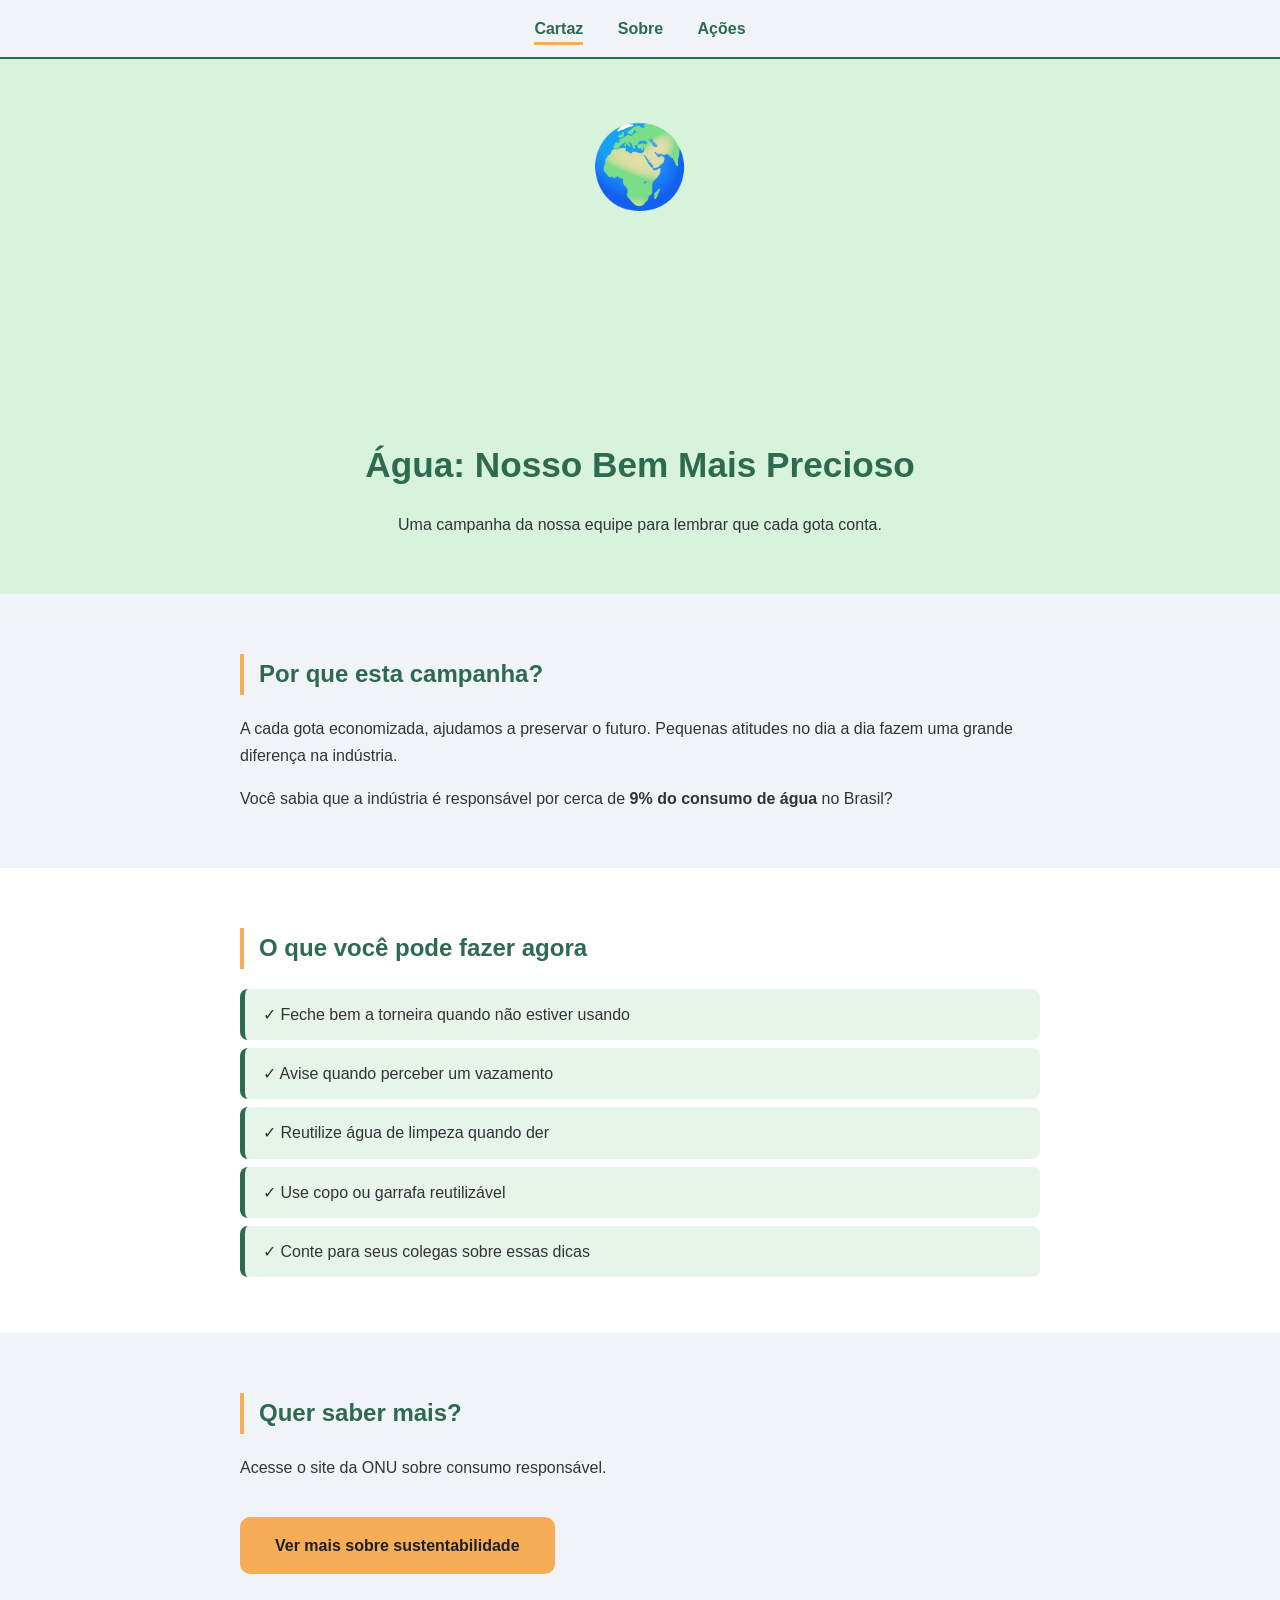
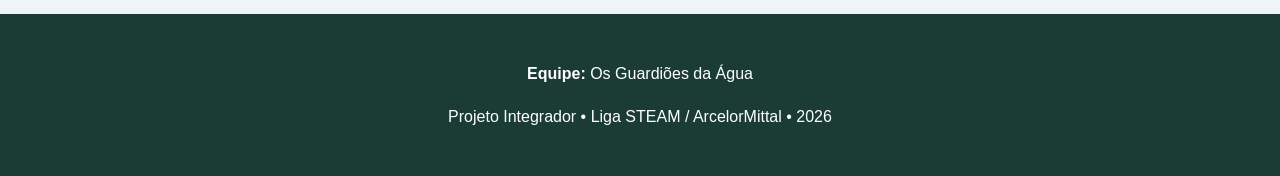
<file: index.html>
<!DOCTYPE html>
<html lang="pt-br">
<head>
    <meta charset="UTF-8">
    <meta name="viewport" content="width=device-width, initial-scale=1.0">
    <title>Água: Nosso Bem Mais Precioso | Campanha de Sustentabilidade</title>
    <link rel="stylesheet" href="style.css">
</head>
<body>
    <nav class="menu-navegacao">
        <a href="index.html" class="ativo">Cartaz</a>
        <a href="sobre.html">Sobre</a>
        <a href="acoes.html">Ações</a>
    </nav>

    <header>
        <div class="emoji-grande" role="img" aria-label="Globo Terrestre">🌍 </div>
        <h1>Água: Nosso Bem Mais Precioso</h1>
        <p class="subtitulo">Uma campanha da nossa equipe para lembrar que cada gota conta.</p>
    </header>

    <main>
        <section>
            <h2>Por que esta campanha?</h2>
            <p>A cada gota economizada, ajudamos a preservar o futuro. Pequenas atitudes no dia a dia fazem uma grande diferença na indústria.</p>
            <p>Você sabia que a indústria é responsável por cerca de <strong>9% do consumo de água</strong> no Brasil?</p>
        </section>

        <section class="secao-cinza">
            <div class="container-central">
                <h2>O que você pode fazer agora</h2>
                <ul>
                    <li>✓ Feche bem a torneira quando não estiver usando</li>
                    <li>✓ Avise quando perceber um vazamento</li>
                    <li>✓ Reutilize água de limpeza quando der</li>
                    <li>✓ Use copo ou garrafa reutilizável</li>
                    <li>✓ Conte para seus colegas sobre essas dicas</li>
                </ul>
            </div>
        </section>

        <section class="destaque">
            <h2>Quer saber mais?</h2>
            <p>Acesse o site da ONU sobre consumo responsável.</p>
            <a href="https://brasil.un.org/pt-br/sdgs/12" class="botao" target="_blank" rel="noopener">Ver mais sobre sustentabilidade</a>
        </section>
    </main>

        <footer>
            <p><strong>Equipe:</strong> Os Guardiões da Água</p>
            <p>Projeto Integrador • Liga STEAM / ArcelorMittal • 2026</p>
        </footer>

</body>
</html>
</file>
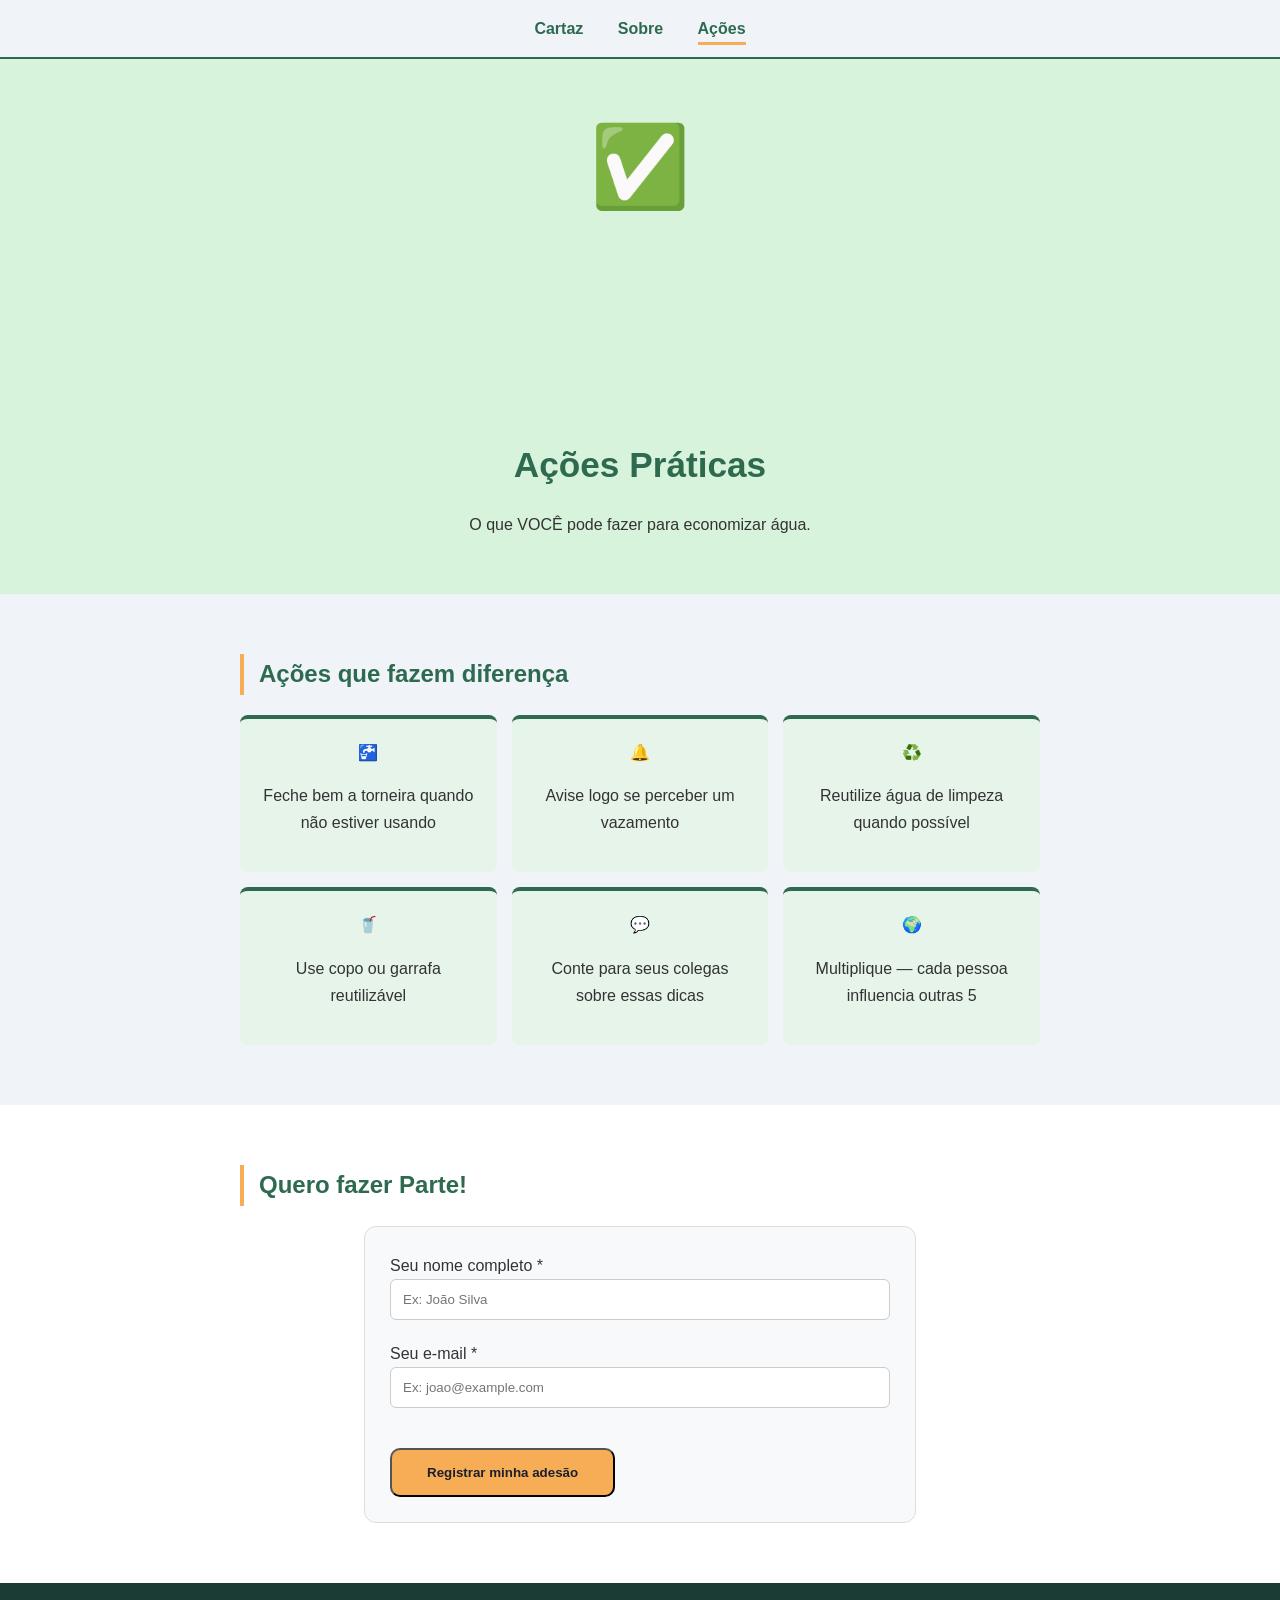
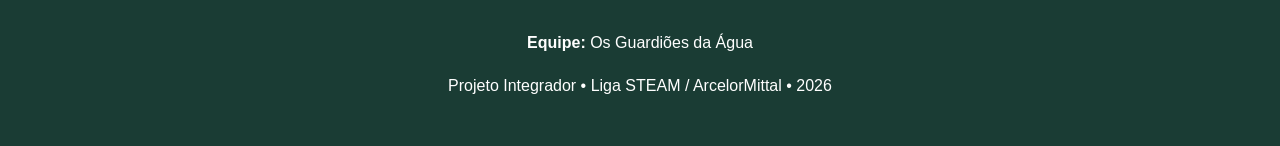
<file: acoes.html>
<!DOCTYPE html>
<html lang="pt-br">
<head>
    <meta charset="UTF-8">
    <meta name="viewport" content="width=device-width, initial-scale=1.0">
    <title>Ações Práticas | O que você pode fazer</title>
    <link rel="stylesheet" href="style.css">
    <script src="script.js" defer></script>
</head>
<body>
      <nav class="menu-navegacao">
        <a href="index.html">Cartaz</a>
        <a href="sobre.html">Sobre</a>
        <a href="acoes.html"  class="ativo">Ações</a>
    </nav>

   <header>
        <div class="emoji-grande" role="img" aria-label="Checkmark">✅</div>
        <h1>Ações Práticas</h1>
        <p class="subtitulo">O que VOCÊ pode fazer para economizar água.</p>
    </header>

    <main>
        <section>
            <h2>Ações que fazem diferença</h2>
            <div class="lista-acoes" id="container-acoes">
            </div>
        </section>

        <section class="secao-cinza">
            <div class="container-central">
                <h2> Quero fazer Parte!</h2>
                <form class="formulario" id="formulario-adesao" novalidate>
                    <label for="nome">Seu nome completo *</label>
                    <input type="text" id="nome" name="nome" required placeholder="Ex: João Silva">

                    <label for="email">Seu e-mail *</label>
                    <input type="email" id="email" name="email" required placeholder="Ex: joao@example.com">

                    <button class="botao" type="submit">Registrar minha adesão</button>
                    <div class="mensagem-retorno" id="mensagem-retorno"></div>
                </form>
            </div>
        </section>
    </main>

        <footer>
            <p><strong>Equipe:</strong> Os Guardiões da Água</p>
            <p>Projeto Integrador • Liga STEAM / ArcelorMittal • 2026</p>
        </footer>

</body>
</html>
</file>
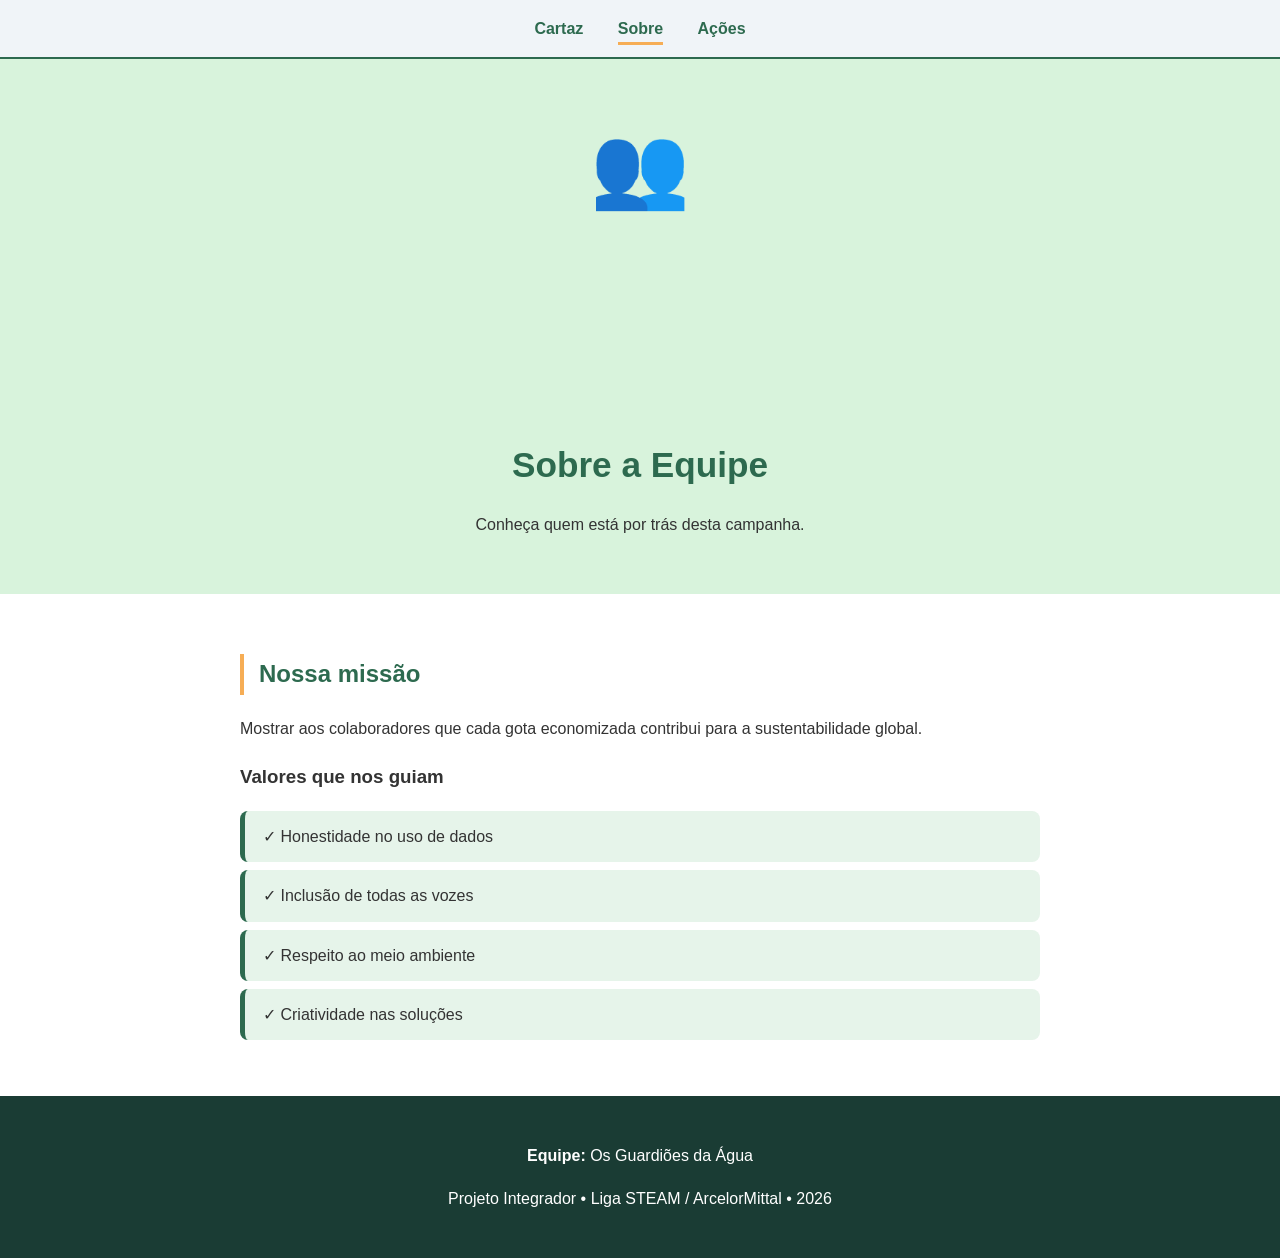
<file: sobre.html>
<!DOCTYPE html>
<html lang="pt-br">
<head>
    <meta charset="UTF-8">
    <meta name="viewport" content="width=device-width, initial-scale=1.0">
    <title>Sobre a Equipe | Guardiões da Água</title>
    <link rel="stylesheet" href="style.css">
</head>
<body>
      <nav class="menu-navegacao">
        <a href="index.html">Cartaz</a>
        <a href="sobre.html" class="ativo">Sobre</a>
        <a href="acoes.html"  >Ações</a>
    </nav>

    <header>
        <div class="emoji-grande" role="img" aria-label="Pessoas unidas" >👥 </div>
         <h1>Sobre a Equipe</h1>
        <p class="subtitulo"></p>
        <p class="subtitulo">Conheça quem está por trás desta campanha.</p>
    </header>
    <main>
<section class="secao-cinza">
        <div class="container-central">
            <h2>Nossa missão</h2>
            <p>Mostrar aos colaboradores que cada gota economizada contribui para a sustentabilidade global.</p>
            <h3 class="titulo-menor">Valores que nos guiam</h3>
            <ul>
                    <li>✓ Honestidade no uso de dados</li>
                    <li>✓ Inclusão de todas as vozes</li>
                    <li>✓ Respeito ao meio ambiente</li>
                    <li>✓ Criatividade nas soluções</li>
            </ul>
        </div>
    </section>
    </main>
    
    <footer>
        <p><strong>Equipe:</strong> Os Guardiões da Água</p>
        <p>Projeto Integrador • Liga STEAM / ArcelorMittal • 2026</p>
    </footer>
</body>
</html>
</file>
<file: style.css>
body{
font-family: 'Segoe UI', Arial, sans-serif;
color: #333333;
background-color: #f0f4f8;
line-height: 1.7;
margin: 0;
}

.menu-navegacao{
    background: #f0f4f8;
    padding: 15px;
    text-align: center;
    border-bottom: 2px solid #2d6a4f;
    position: sticky;
    top: 0;
    z-index: 1000;
}

.menu-navegacao a {
   margin: 0 15px;
   color: #2d6a4f;
   text-decoration: none;
   font-weight: bold;
   padding-bottom: 5px;
   transition: 0.3s;
}

.menu-navegacao a:hover, .menu-navegacao a.ativo{
     border-bottom: 3px solid #f6ad55;
}

header{
    background-color: #d8f3dc;
    text-align: center;
    padding: 40px 20px;
}

.emoji-grande{
     font-size: 80px;
     margin-bottom: 200px;
}

h1{
    color: #2d6a4f;
     font-size: 2.2rem;
     margin: 0 0 10px;
}

section{
    padding: 40px 20px;
    max-width: 800px; 
    margin: 0 auto; 
}

.secao-cinza{
    background-color: #ffffff;
     max-width: 100%;
}

.container-central{
   max-width: 800px;
   margin: 0 auto;
}

h2{
    color: #2d6a4f;
    border-left: 4px solid #f6ad55;
    padding-left: 15px;
}

ul{
    list-style: none;
    padding: 0;
}

li {
    background-color: #e6f4ea;
    padding: 12px 18px;
    margin-bottom: 8px;
    border-radius: 8px;
    border-left: 5px solid #2d6a4f;
}

.lista-acoes{
    display: grid;
    grid-template-columns: repeat(auto-fit, minmax(250px, 1fr));
    gap: 15px;
    margin: 20px 0;
}

.acao-item{
    background-color: #e6f4ea;
    padding: 20px;
    border-radius: 8px;
    border-top: 4px solid #2d6a4f;
    text-align: center;
}

.acao-item:hover{
    transform: translateY(-5px);
}

.formulario{
    max-width: 500px;
    margin: 20px auto;
    padding: 25px;
    background-color: #f8f9fa;
    border: 1px solid #ddd;
    border-radius: 12px;
}

.formulario input {
    width: 100%;
    padding: 12px;
    margin-bottom: 20px;
    border: 1px solid #ccc;
    border-radius: 6px;
    box-sizing: border-box;
}

.botao{
    display: inline-block;
    background-color: #f6ad55;
    color: #1a202c;
    padding: 15px 35px;
    border-radius: 10px;
    text-decoration: none;
    font-weight: bold;
    margin-top: 20px;
    cursor: pointer;
}

footer{
    background-color: #1a3c34;
    color: white;
    text-align: center;
    padding: 30px;
}
</file>
